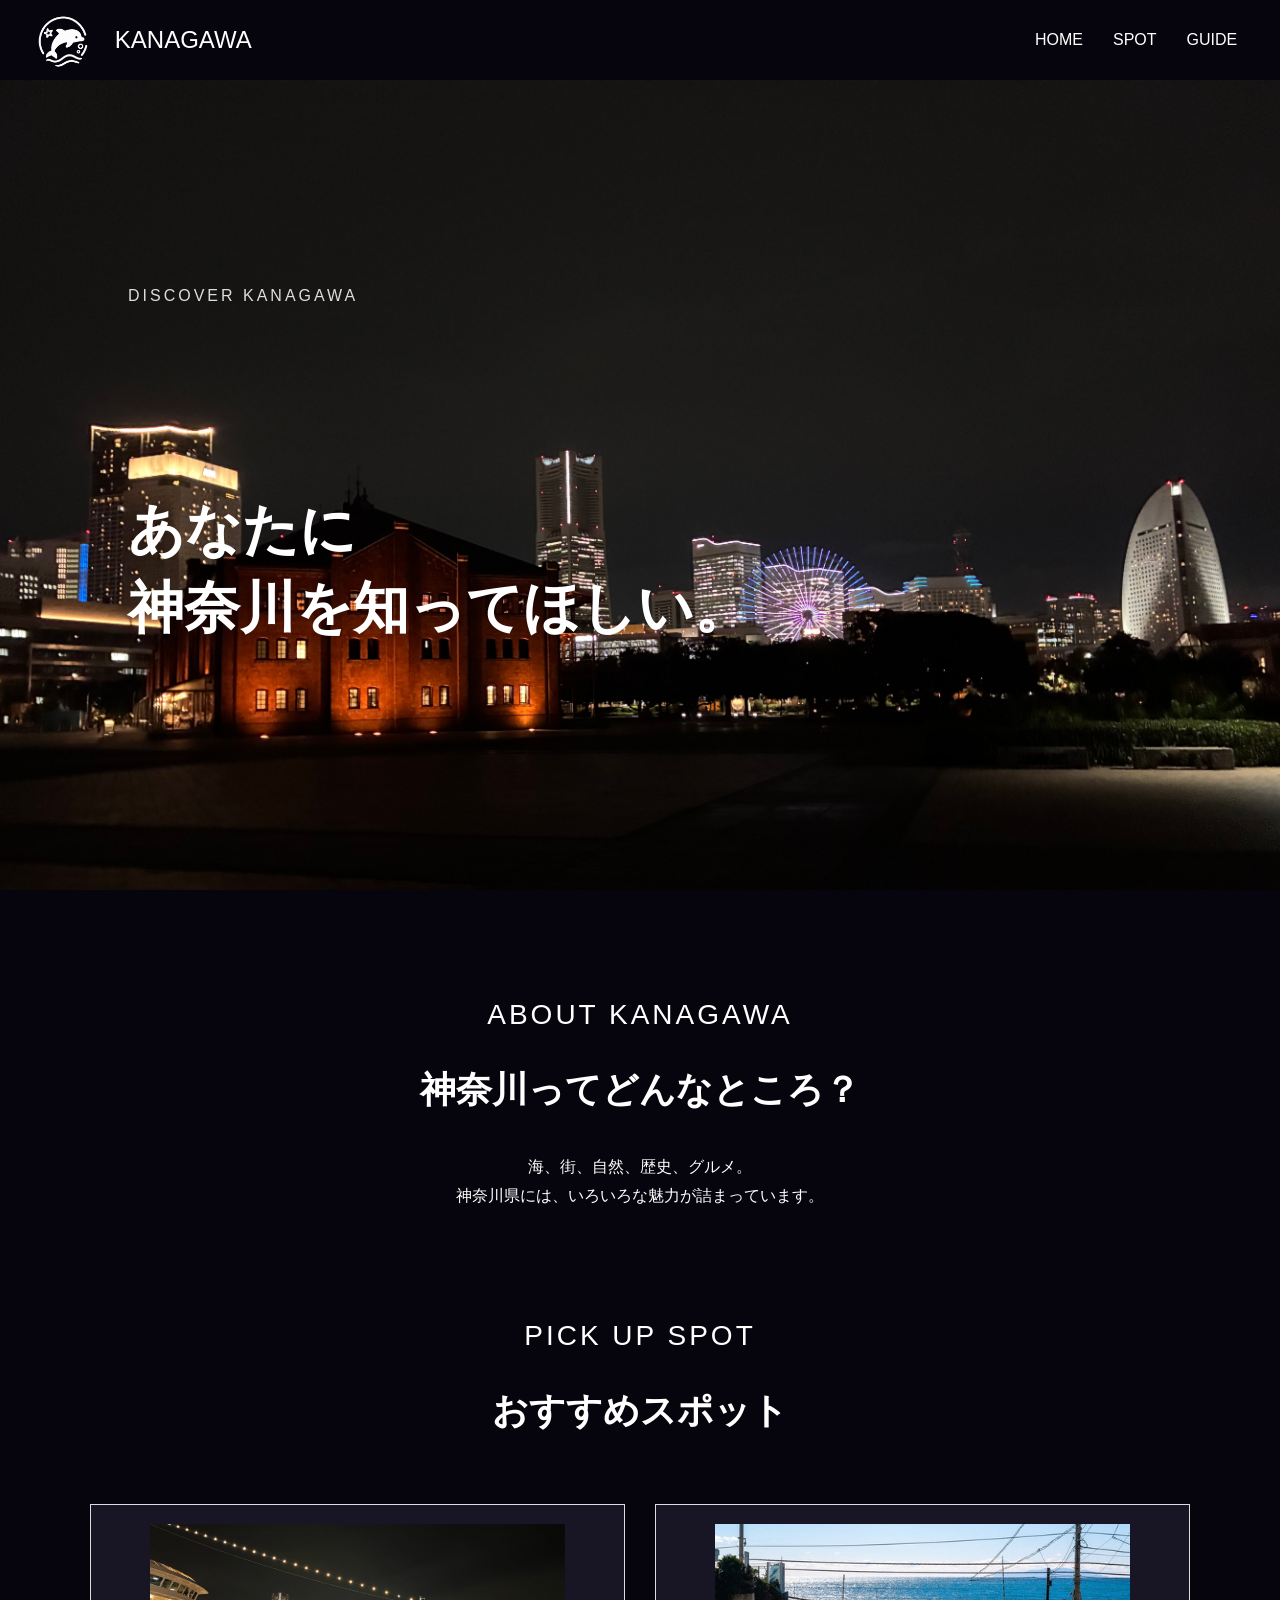
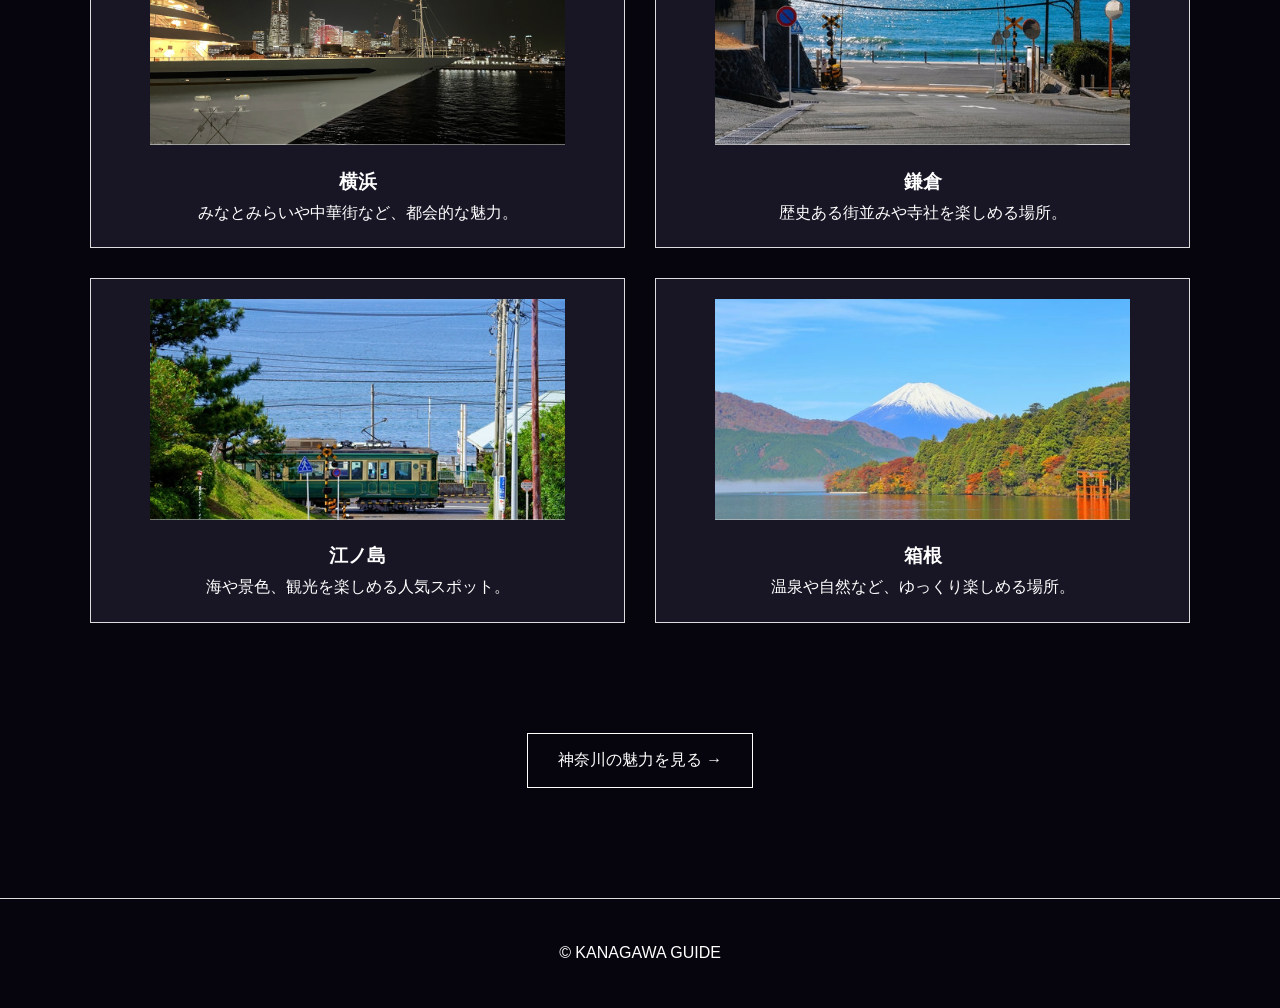
<file: index.html>
<!DOCTYPE html>
<html lang="ja">
<head>
    <meta charset="UTF-8">
    <meta name="viewport" content="width=device-width, initial-scale=1.0">
    <title>あなたに神奈川を知ってほしい</title>
    <link rel="stylesheet" href="style.css">
</head>

<body>

    <!-- ヘッダー -->
    <header class="header">
        <a href="index.html" class="logo">
            <img src="syasin/GPTsiro.png" alt="ロゴ">
            <span>KANAGAWA</span>
        </a>

        <nav class="nav">
            <a href="index.html">HOME</a>
            <a href="index.html#spot">SPOT</a>
            <a href="guide.html">GUIDE</a>
        </nav>
        
    </header>

    <!-- メインビジュアル -->
    <main>

        <section class="hero">
            <div class="hero-text">
                <p>DISCOVER KANAGAWA</p>
                <h2>あなたに<br>神奈川を知ってほしい。</h2>
                <!-- <a href="#about" class="button">神奈川を知る ↓</a> -->
            </div>
        </section>


        <!-- 神奈川について -->
        <section id="about" class="about">
            <p class="section-label">ABOUT KANAGAWA</p>

            <h2>神奈川ってどんなところ？</h2>

            <p>
                海、街、自然、歴史、グルメ。<br>
                神奈川県には、いろいろな魅力が詰まっています。
            </p>
        </section>


        <!-- おすすめスポット -->
        <section id="spot" class="spot">

            <p class="section-label">PICK UP SPOT</p>

            <h2>おすすめスポット</h2>

            <div class="spot-list">

            <a href="yokohama.html" class="spot-card">
                <div class="image-placeholder">
                <img src="syasin/IMG_9999.JPG" alt="横浜">
            </div>
                <h3>横浜</h3>
                <p>みなとみらいや中華街など、都会的な魅力。</p>
            </a>

            <a href="kamakura.html" class="spot-card">
                <div class="image-placeholder">
                <img src="syasin/Adobe Express - file.jpg" alt="鎌倉">
            </div>
                <h3>鎌倉</h3>
                <p>歴史ある街並みや寺社を楽しめる場所。</p>
            </a>


            <a href="enoshima.html" class="spot-card">
                <div class="image-placeholder">
                <img src="syasin/enosima.jpg" alt="江ノ島">
            </div>
                <h3>江ノ島</h3>
                <p>海や景色、観光を楽しめる人気スポット。</p>
            </a>


            <a href="hakone.html" class="spot-card">
                <div class="image-placeholder">
                <img src="syasin/hakone.jpg" alt="箱根">
            </div>
                <h3>箱根</h3>
                <p>温泉や自然など、ゆっくり楽しめる場所。</p>
            </a>
            
            </div>

            <a href="guide.html" class="button">神奈川の魅力を見る →</a>

        </section>

    </main>


    <!-- フッター -->
    <footer class="footer">
        <p>© KANAGAWA GUIDE</p>
    </footer>

</body>
</html>
</file>
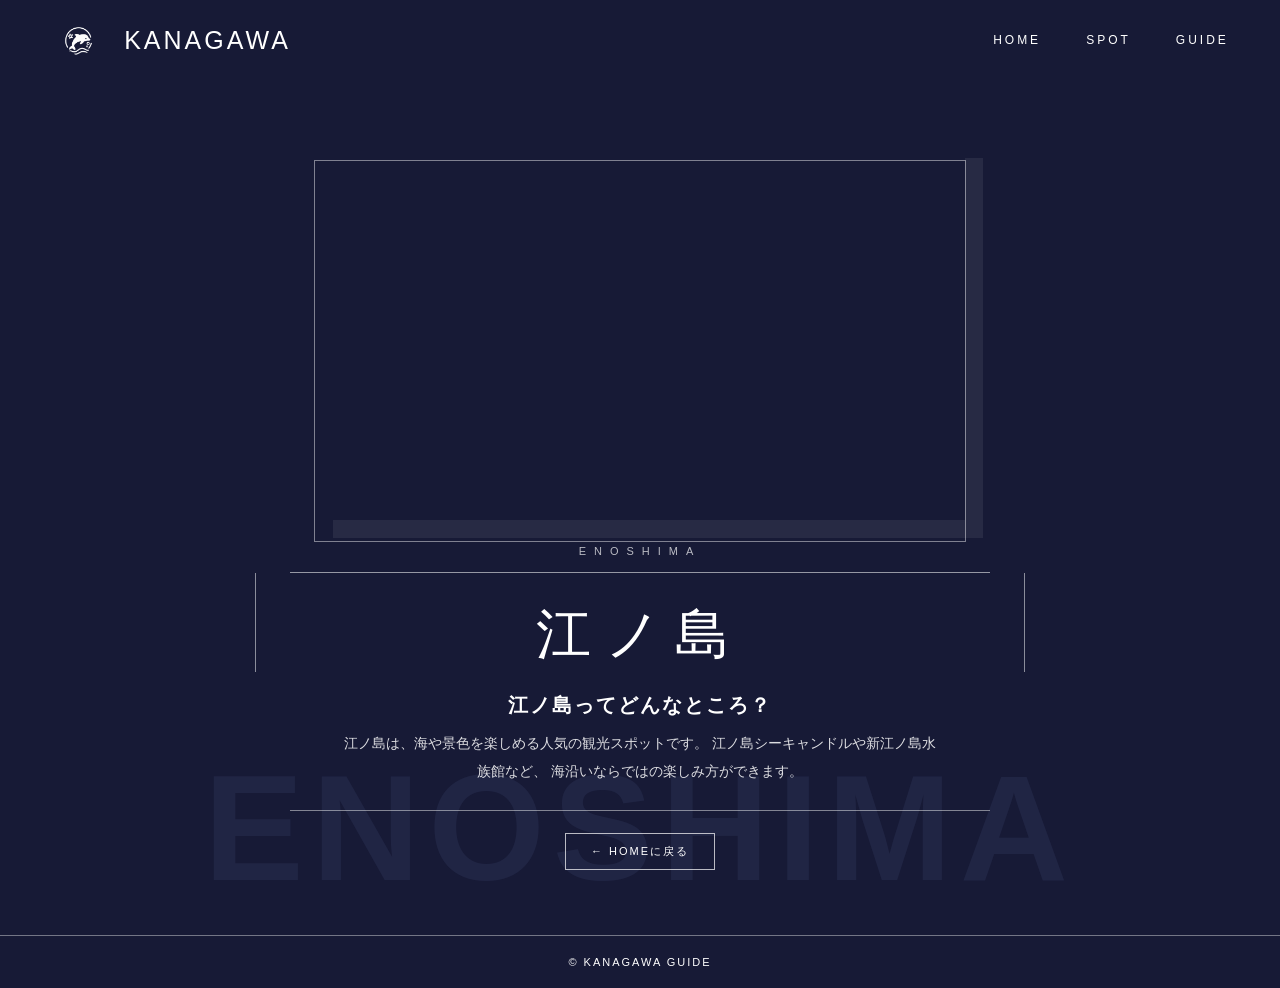
<file: enoshima.html>
<!DOCTYPE html>
<html lang="ja">
<head>
    <meta charset="UTF-8">
    <meta name="viewport" content="width=device-width, initial-scale=1.0">
    <title>江ノ島 | KANAGAWA</title>
    <link rel="stylesheet" href="enoshima.css">
</head>

<body>

<header class="header">
    <div class="logo">
        <img src="syasin/GPTsiro.png" alt="ロゴ">
        <span>KANAGAWA</span>
    </div>

    <nav class="nav">
        <a href="index.html">HOME</a>
        <a href="index.html#spot">SPOT</a>
        <a href="guide.html">GUIDE</a>
    </nav>
</header>

<main>

    <section class="detail">

        <p class="section-label">ENOSHIMA</p>

        <h1>江ノ島</h1>

        <div class="slider">
        <div class="slider-track">

            <img src="syasin/KGv7gAnwG9n14WOaEaEDdc.jpg" alt="江ノ島">
            <img src="syasin/EMu2T2c8GdDepDPiXYIflfj.jpg" alt="江ノ島">

        </div>
    </div>

        <h2>江ノ島ってどんなところ？</h2>

        <p>
            江ノ島は、海や景色を楽しめる人気の観光スポットです。
            江ノ島シーキャンドルや新江ノ島水族館など、
            海沿いならではの楽しみ方ができます。
        </p>

        <a href="index.html" class="button">← HOMEに戻る</a>

    </section>

</main>

<footer class="footer">
    <p>© KANAGAWA GUIDE</p>
</footer>

</body>
</html>
</file>
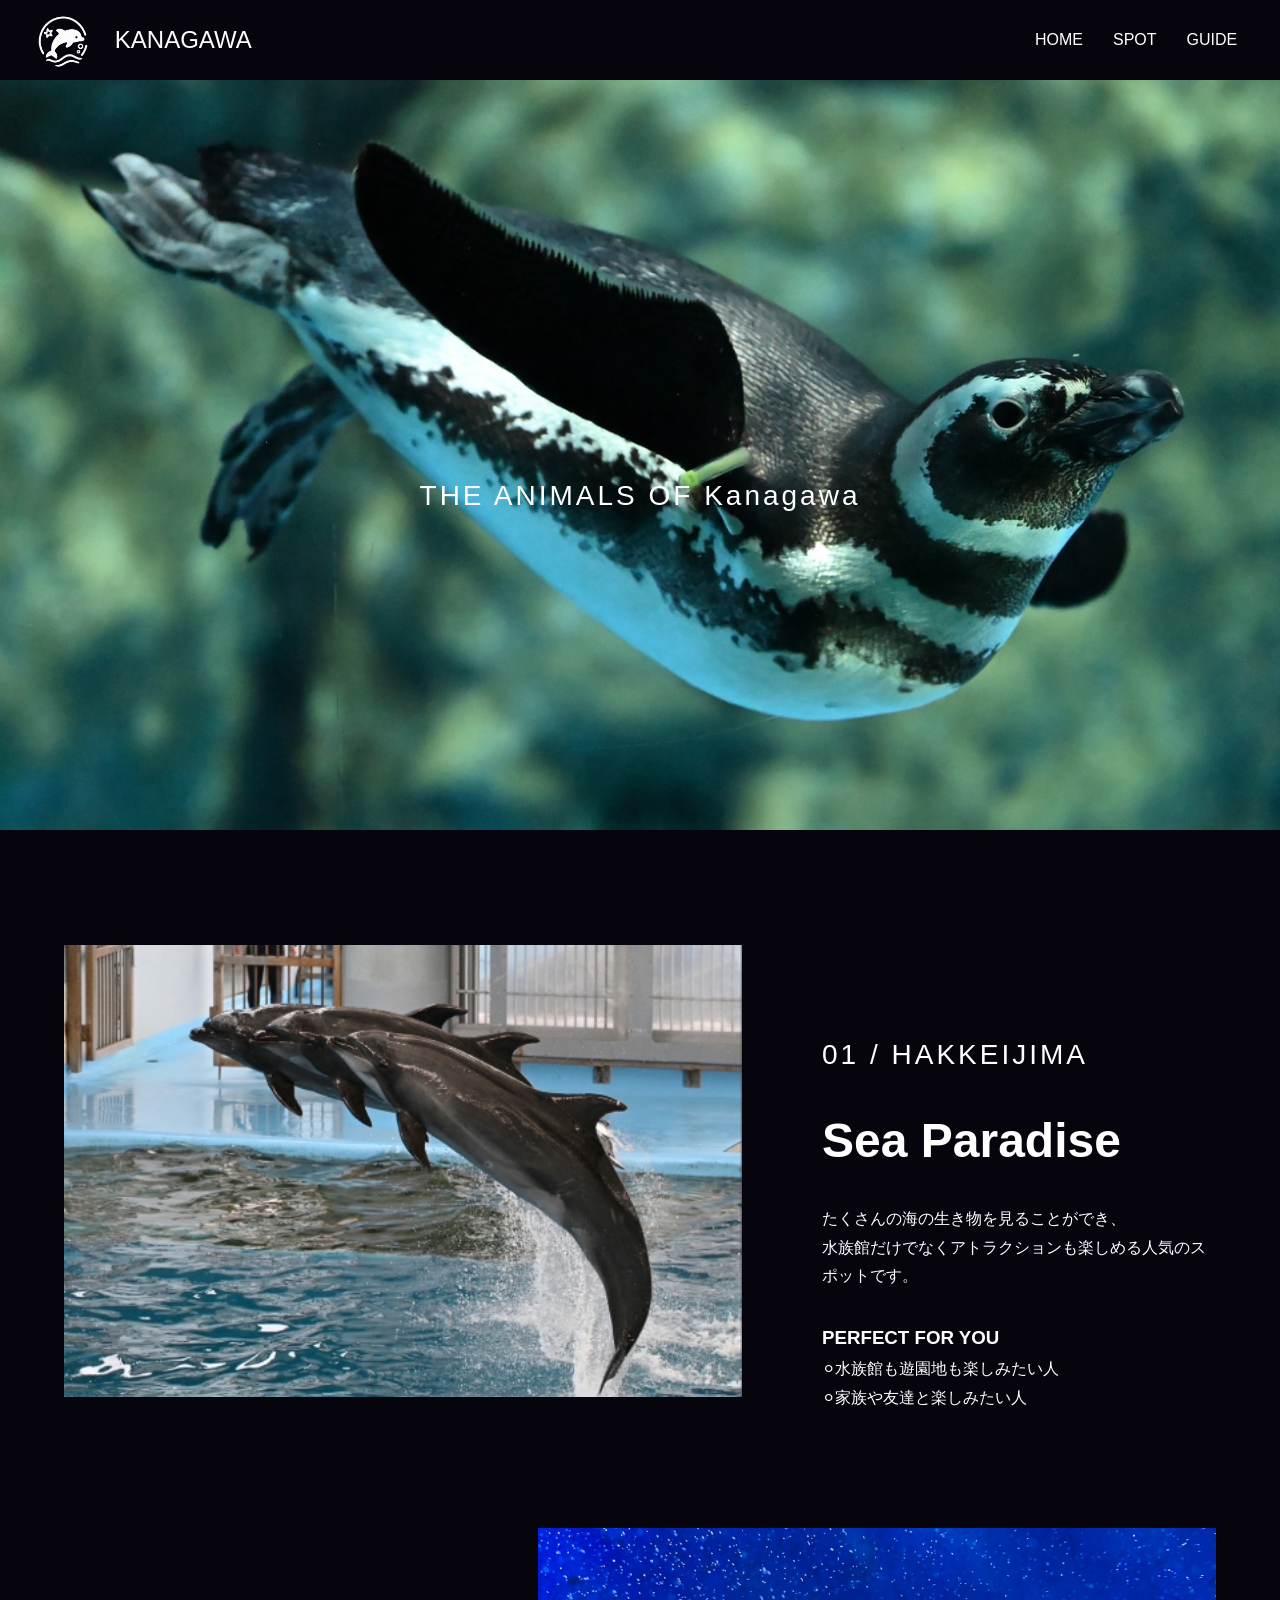
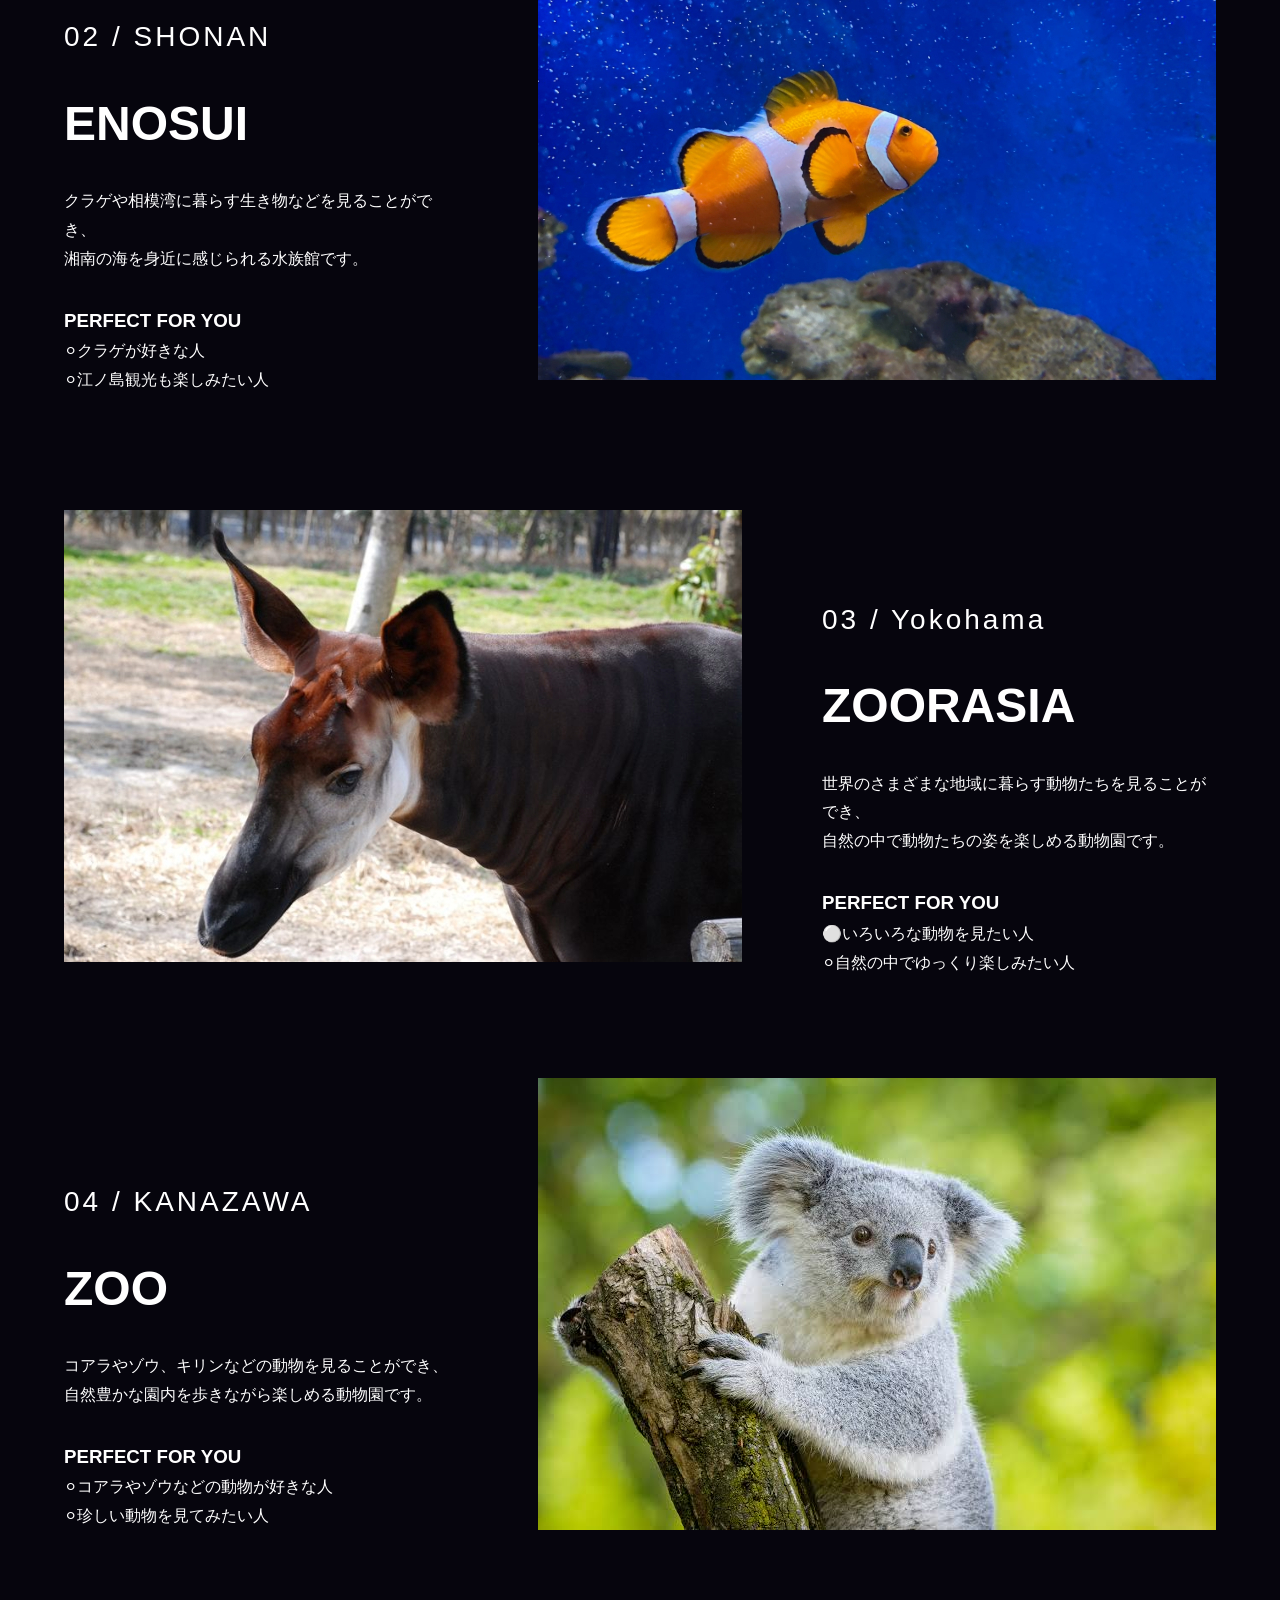
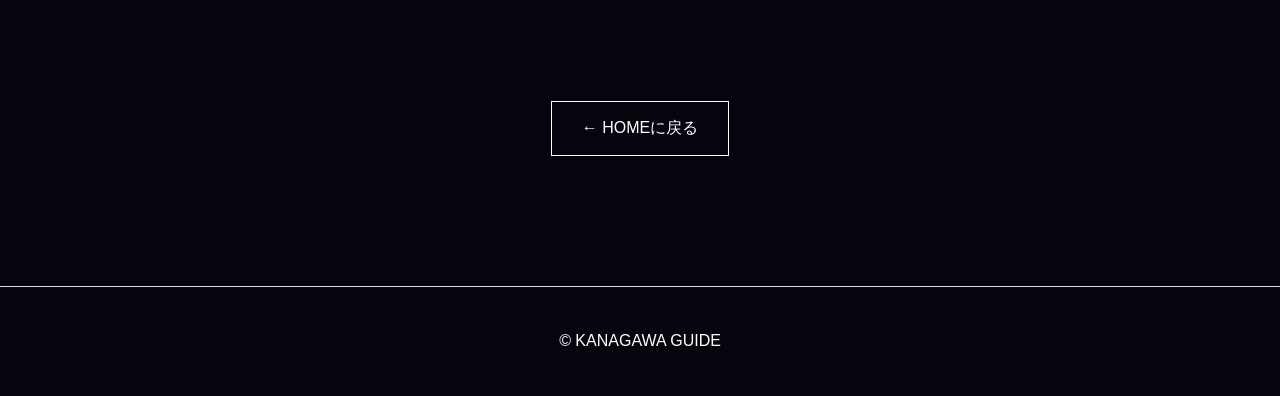
<file: guide.html>
<!DOCTYPE html>
<html lang="ja">
<head>
    <meta charset="UTF-8">
    <meta name="viewport" content="width=device-width, initial-scale=1.0">
    <title>神奈川の魅力 | KANAGAWA</title>
    <link rel="stylesheet" href="style.css">
</head>

<body>

    <!-- ヘッダー -->
    <header class="header">
        <a href="index.html" class="logo">
            <img src="syasin/GPTsiro.png" alt="ロゴ">
            <span>KANAGAWA</span>
        </a>

        <nav class="nav">
            <a href="index.html">HOME</a>
            <a href="index.html#spot">SPOT</a>
            <a href="guide.html">GUIDE</a>
        </nav>
        
    </header>


    <main>

        <!-- ページタイトル -->
        <section class="page-title">
            <p class="section-label">THE ANIMALS OF Kanagawa</p>
    
        </section>


        <!-- 海 -->
        <section class="feature">

            <div class="feature-image">
                <img src="syasin/iruka (19).jpg" alt="">
            </div>

            <div class="feature-text">
                <p class="section-label">01 / HAKKEIJIMA</p>
                <h2>Sea Paradise</h2>

                <p>
                たくさんの海の生き物を見ることができ、<br>水族館だけでなくアトラクションも楽しめる人気のスポットです。<br>
                </p>

                <p class="recommend">
                    <h3>PERFECT FOR YOU</h3>
                    ⚪︎水族館も遊園地も楽しみたい人<br>
                    ⚪︎家族や友達と楽しみたい人
                </p>
            </div>

        </section>


        <!-- 街 -->
        <section class="feature reverse">

            <div class="feature-image">
                <img src="syasin/nimo (33).jpg" alt="">
            </div>
                
            <div class="feature-text">
                <p class="section-label">02 / SHONAN</p>
                <h2>ENOSUI</h2>
                
                <p>
                クラゲや相模湾に暮らす生き物などを見ることができ、<br>湘南の海を身近に感じられる水族館です。<br>
                </p>

                <p class="recommend">
                    <h3>PERFECT FOR YOU</h3>
                    ⚪︎クラゲが好きな人
                    <br>⚪︎江ノ島観光も楽しみたい人
                </p>
            </div>

        </section>


        <!-- 自然 -->
        <section class="feature">

            <div class="feature-image">
                <img src="syasin/zoorasia_1.jpg" alt="">
            </div>

            <div class="feature-text">
                <p class="section-label">03 / Yokohama</p>
                <h2>ZOORASIA</h2>

                <p>
                世界のさまざまな地域に暮らす動物たちを見ることができ、<br>自然の中で動物たちの姿を楽しめる動物園です。<br>


                <p class="recommend">
                    <h3>PERFECT FOR YOU</h3>
                    ⚪いろいろな動物を見たい人
                    <br>⚪︎自然の中でゆっくり楽しみたい人
                </p>
            </div>

        </section>


        <!-- グルメ -->
        <section class="feature reverse">

            <div class="feature-image">
                <img src="syasin/koara.jpeg" alt="">
            </div>

            <div class="feature-text">
                <p class="section-label">04 / KANAZAWA</p>
                <h2>ZOO</h2>

                <p>
                コアラやゾウ、キリンなどの動物を見ることができ、<br>自然豊かな園内を歩きながら楽しめる動物園です。<br>

                </p>

                <p class="recommend">
                    <h3>PERFECT FOR YOU</h3>
                    ⚪︎コアラやゾウなどの動物が好きな人
                    <br>⚪︎珍しい動物を見てみたい人
                </p>
            </div>

        </section>


        <!-- HOMEへ戻る -->
        <section class="back-home">
            <a href="index.html" class="button">← HOMEに戻る</a>
        </section>

    </main>


    <!-- フッター -->
    <footer class="footer">
        <p>© KANAGAWA GUIDE</p>
    </footer>

</body>
</html>
</file>
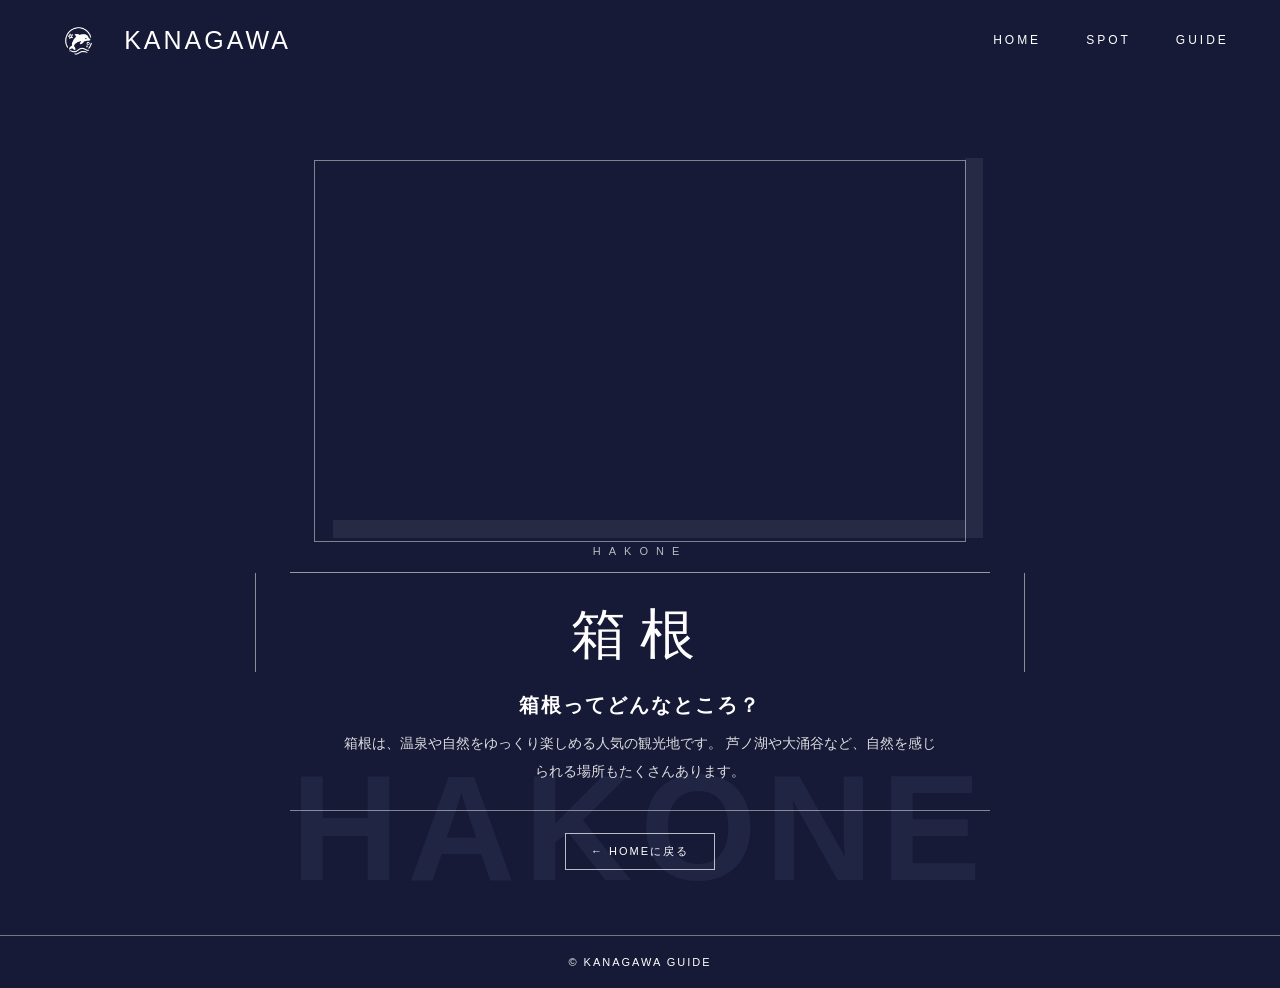
<file: hakone.html>
<!DOCTYPE html>
<html lang="ja">
<head>
    <meta charset="UTF-8">
    <meta name="viewport" content="width=device-width, initial-scale=1.0">
    <title>箱根 | KANAGAWA</title>
    <link rel="stylesheet" href="hakone.css">
</head>

<body>

<header class="header">
    <div class="logo">
        <img src="syasin/GPTsiro.png" alt="ロゴ">
        <span>KANAGAWA</span>
    </div>

    <nav class="nav">
        <a href="index.html">HOME</a>
        <a href="index.html#spot">SPOT</a>
        <a href="guide.html">GUIDE</a>
    </nav>
</header>

<main>

    <section class="detail">
        <p class="section-label">HAKONE</p>

        <h1>箱根</h1>

        <div class="slider">
        <div class="slider-track">

            <img src="syasin/4786c6727cee288c4_t.jpeg" alt="箱根">
            <img src="syasin/360_F5OTWgaiVZE7mzbQt1QJ.jpg" alt="箱根">

        </div>
    </div>

        <h2>箱根ってどんなところ？</h2>

        <p>
            箱根は、温泉や自然をゆっくり楽しめる人気の観光地です。
            芦ノ湖や大涌谷など、自然を感じられる場所もたくさんあります。
        </p>

        <a href="index.html" class="button">← HOMEに戻る</a>
    </section>

</main>

<footer class="footer">
    <p>© KANAGAWA GUIDE</p>
</footer>

</body>
</html>
</file>
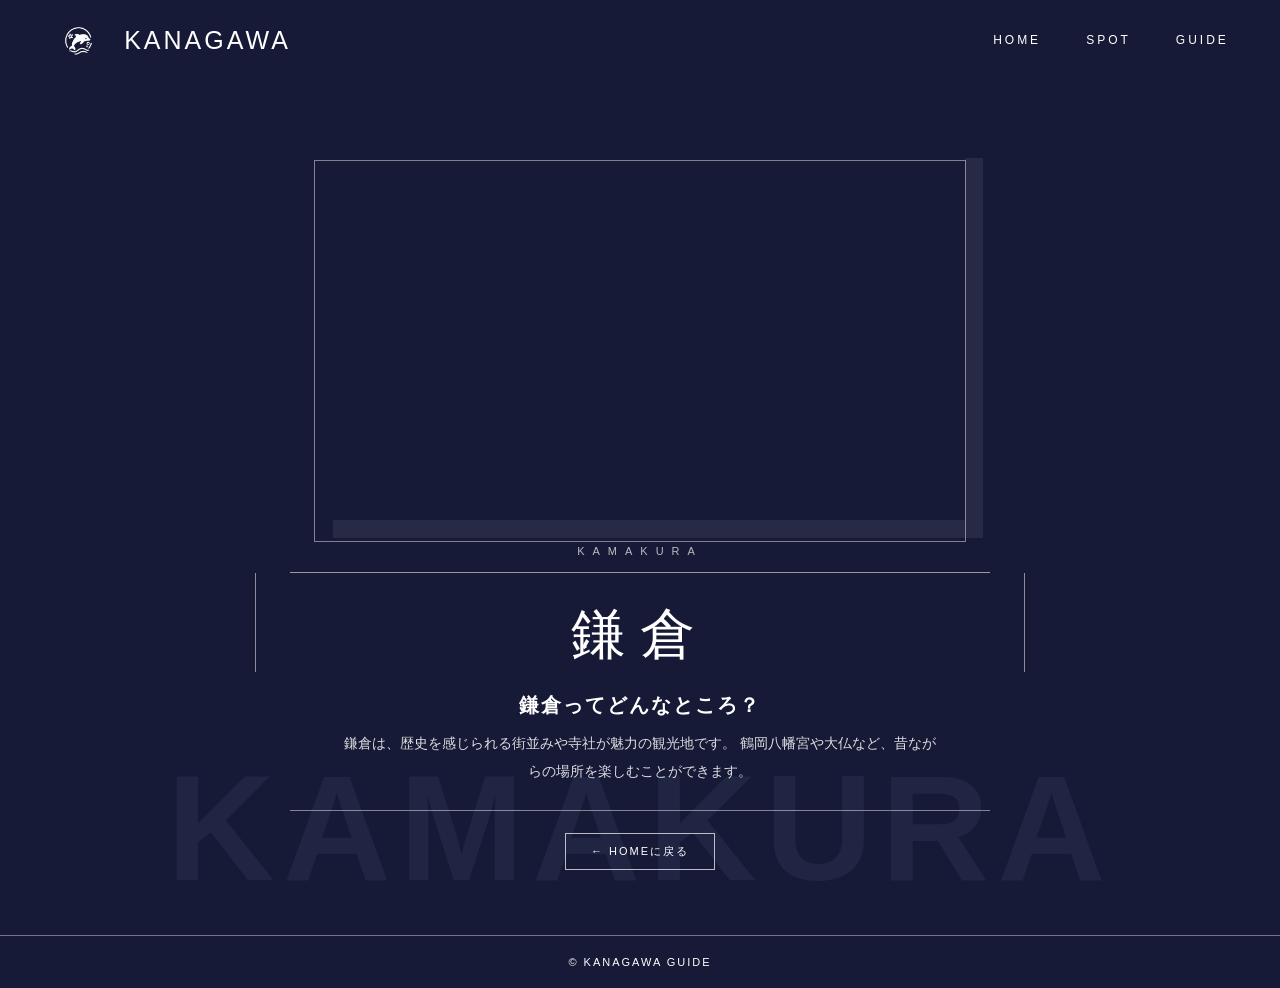
<file: kamakura.html>
<!DOCTYPE html>
<html lang="ja">
<head>
    <meta charset="UTF-8">
    <meta name="viewport" content="width=device-width, initial-scale=1.0">
    <title>鎌倉 | KANAGAWA</title>
    <link rel="stylesheet" href="kamakura.css">
</head>

<body>

<header class="header">
    <div class="logo">
        <img src="syasin/GPTsiro.png" alt="ロゴ">
        <span>KANAGAWA</span>
    </div>

    <nav class="nav">
        <a href="index.html">HOME</a>
        <a href="index.html#spot">SPOT</a>
        <a href="guide.html">GUIDE</a>
    </nav>
</header>

<main>

    <section class="detail">
        <p class="section-label">KAMAKURA</p>

        <h1>鎌倉</h1>

        <div class="slider">
        <div class="slider-track">

            <img src="syasin/za1VonJ0yb8yNkD1RD9.jpg" alt="鎌倉">
            <img src="syasin/c194ef11_t.jpeg" alt="鎌倉">

        </div>
        </div>
        
        <h2>鎌倉ってどんなところ？</h2>

        <p>
            鎌倉は、歴史を感じられる街並みや寺社が魅力の観光地です。
            鶴岡八幡宮や大仏など、昔ながらの場所を楽しむことができます。
        </p>

        <a href="index.html" class="button">← HOMEに戻る</a>
    </section>

</main>

<footer class="footer">
    <p>© KANAGAWA GUIDE</p>
</footer>

</body>
</html>
</file>
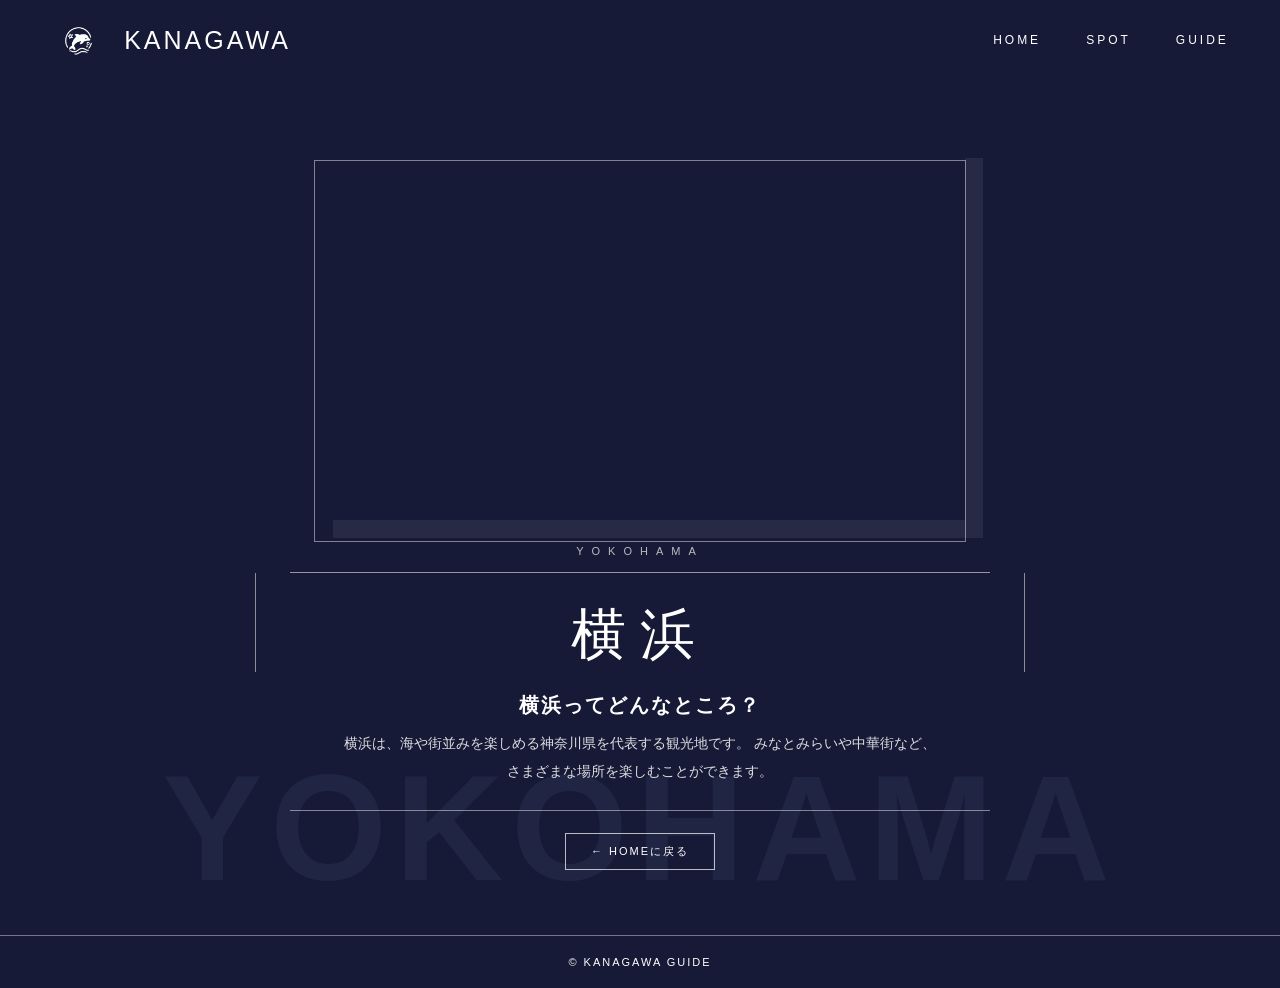
<file: yokohama.html>
<!DOCTYPE html>
<html lang="ja">
<head>
    <meta charset="UTF-8">
    <meta name="viewport" content="width=device-width, initial-scale=1.0">
    <title>横浜 | KANAGAWA</title>
    <link rel="stylesheet" href="yokohama.css">
</head>

<body>

<header class="header">
    <div class="logo">
        <img src="syasin/GPTsiro.png" alt="ロゴ">
        <span>KANAGAWA</span>
    </div>

    <nav class="nav">
        <a href="index.html">HOME</a>
        <a href="index.html#spot">SPOT</a>
        <a href="guide.html">GUIDE</a>
    </nav>
</header>

<main>

    <section class="detail">
        <p class="section-label">YOKOHAMA</p>

        <h1>横浜</h1>

       <div class="slider">
    <div class="slider-track">

        <img src="syasin/10.Nightview_TO_1_TP_V.jpg" alt="横浜">
        <img src="syasin/iinene.jpg" alt="横浜">

    </div>
</div>

        <h2>横浜ってどんなところ？</h2>

        <p>
            横浜は、海や街並みを楽しめる神奈川県を代表する観光地です。
            みなとみらいや中華街など、さまざまな場所を楽しむことができます。
        </p>

        <a href="index.html" class="button">← HOMEに戻る</a>
    </section>

</main>

<footer class="footer">
    <p>© KANAGAWA GUIDE</p>
</footer>

</body>
</html>
</file>
<file: style.css>
/* 全体 */
* {
    /* box-sizing: border-box; */
    margin: 0;
    color: #fff;
}

body {
    font-family: Arial, "Noto Sans JP", sans-serif;
    color: #000000;
    /* background: #28282c; */
    line-height: 1.8;
    background-color: rgb(6, 5, 13);
    overflow-x: hidden;
}


/* ヘッダー */
.header {
    height: 80px;
    padding: 0 1%;
    display: flex;
    justify-content: space-between;
    align-items: center;
}

a {
    text-decoration: none;
}

.logo {
    display: flex;
    align-items: center;
    gap: 2px;
    font-size: 24px;
    
}

.logo img {
    width: 100px;
    height: 100px;
    object-fit: contain;
}

.nav {
    display: flex;
    gap: 30px;
    margin-left: auto;
    margin-right: 30px;
}

.nav a {
    color: #fff;
    text-decoration: none;
}


/* メインビジュアル */
.hero {
    min-height: 650px;
    display: flex;
    align-items: center;
    padding: 80px 10%;
    background: #ffffff;

    background-image: url("syasin/minatomirai.jpg");
    background-size: cover;
    background-position: center;
}


.hero-text p {
    letter-spacing: 3px;
    color: #ddd;
}

.hero h2 {
    font-size: 56px;
    line-height: 1.4;
    margin: 20px 0 40px;
    color: #ffffff;
    padding-top: 160px;
}


/* ボタン */
/* .button {
    display: inline-block;
    padding: 12px 30px;
    border: 1px solid #ffffff;
    color: #ffffff;
    text-decoration: none;
}
 */

.button {
    position: relative;
    top: -30px;
    display: inline-block;
    padding: 12px 30px;
    border: 1px solid #ffffff;
    color: #ffffff;
    text-decoration: none;
    margin-bottom: 80px;
    margin-top: 80px;
}

/* 共通セクション */
.about,
.spot {
    /* padding: 120px 10%; */
    text-align: center;
}

.section-label {
    letter-spacing: 3px;
    margin-bottom: 18px;
    color: #fff;
    font-size: 28px;
    padding-top: 100px;
}

.about h2,
.spot h2 {
    font-size: 36px;
    margin-bottom: 30px;
}


/* スポット */
.spot-list {
    max-width: 1100px;
    margin: 60px auto;
    display: grid;
    grid-template-columns: repeat(2, 1fr);
    gap: 30px;
}

.spot-card {
    
    border: 1px solid #ddd;
    padding: 20px;
    background-color: #181625;
}

.image-placeholder {
    height: 220px;
    display: flex;
    justify-content: center;
    align-items: center;
    margin-bottom: 20px;

}


/* 2ページ目タイトル */
.page-title {
    display: flex;
    justify-content: center; 
    align-items: center;   
    height: 450px;         
    padding: 150px 10%;
    text-align: center;
    background: #e8f7fa;
    background-repeat: no-repeat;
    background-image: url("syasin/pengin.JPG");
    object-fit: cover;

    background-position:  center;
    background-size: cover;
}

.guide-imags {
    width: 80%;
    max-width: 1000px;
    height: 400px;
    margin: 50px auto 0;
    overflow: hidden;
}

.guide-imags img{
    width: 100%;
    height: 100%;
    object-fit: cover;
    display: block;
}

.page-title h2 {
    font-size: 48px;
    margin: 20px 0;
    color: #cb0c0c;
}


/* 魅力紹介 */
.feature {
    max-width: 1200px;
    margin: 100px auto;
    padding: 0 5%;

    display: flex;
    align-items: center;
    gap: 80px;
}

.feature.reverse {
    flex-direction: row-reverse;
}

.feature-image {
    height: 400px;
    background: #dceff2;

    display: flex;
    justify-content: center;
    align-items: center;
}

.feature-text {
    width: 50%;
}

.feature-text h2 {
    font-size: 48px;
    margin-bottom: 20px;
}

.recommend {
    margin-top: 30px;
}


/* HOMEへ */
.back-home {
    padding: 20px;
    text-align: center;

}


/* フッター */
.footer {
    padding: 40px;
    text-align: center;
    border-top: 1px solid #ddd;
}


/* スマホ */
@media (max-width: 768px) {

    .header {
        height: auto;
        padding: 20px;
        flex-direction: column;
        gap: 15px;
    }

.hero {
    min-height: 650px;
    display: flex;
    align-items: center;
    padding: 80px 10%;

    background-image: url("syasin/minatomirai.jpg");
    background-size: cover;
    background-position: center;
}

    .hero h2 {
        font-size: 38px;
    }

    .spot-list {
        grid-template-columns: 1fr;
    }

    .feature,
    .feature.reverse {
        flex-direction: column;
        gap: 30px;
    }

    .feature-image,
    .feature-text {
        width: 100%;
    }

    .page-title h2 {
        font-size: 36px;
    }
}

.image-placeholder img{
    transition: transform 0.3s ease;
}
.image-placeholder:hover img {
    transform: scale(1.05);
}
</file>
<file: enoshima.css>
/* =========================
   全体
========================= */

* {
    box-sizing: border-box;
    margin: 0;
    padding: 0;
}

body {
    font-family: Arial, "Noto Sans JP", sans-serif;
    background: #171a36;
    color: #fff;
    min-height: 100vh;
    overflow-x: hidden;
}


/* =========================
   ヘッダー
========================= */

.header {
    height: 80px;
    padding: 0 4%;

    display: flex;
    justify-content: space-between;
    align-items: center;

    position: relative;
    z-index: 10;
}

.logo {
    display: flex;
    align-items: center;
    gap: 18px;
}

.logo img {
    width: 55px;
    height: 55px;
    object-fit: contain;
}

.logo span {
    font-size: 25px;
    letter-spacing: 3px;
    font-weight: 500;
}

.nav {
    display: flex;
    gap: 45px;
}

.nav a {
    color: #fff;
    text-decoration: none;

    font-size: 12px;
    letter-spacing: 3px;

    transition: 0.3s;
}

.nav a:hover {
    opacity: 0.5;
}


/* =========================
   メイン
========================= */

main {
    position: relative;
    overflow: hidden;
    padding-bottom: 30px;
}


/* 背景の大きな文字 */

main::before {
    content: "ENOSHIMA";

    position: absolute;
    left: 50%;
    bottom: -15px;

    transform: translateX(-50%);

    font-size: 150px;
    font-weight: bold;
    letter-spacing: 8px;

    color: rgba(120, 140, 200, 0.10);

    white-space: nowrap;

    z-index: 0;
}


/* =========================
   詳細ページ
========================= */

.detail {
    width: 90%;
    max-width: 1100px;

    margin: 35px auto 0;

    position: relative;
    z-index: 2;

    display: flex;
    flex-direction: column;
    align-items: center;
}


/* =========================
   画像
========================= */

.detail img {
    width: 650px;
    height: 380px;

    object-fit: cover;

    display: block;

    margin: 25px auto 0;

    position: relative;
    z-index: 2;

    /* 写真の影 */
    box-shadow: 18px 18px 0 rgba(255, 255, 255, 0.07);
}


/* 写真の後ろの四角い装飾 */

.detail::after {
    content: "";

    position: absolute;

    width: 650px;
    height: 380px;

    top: 45px;
    left: 50%;

    transform: translateX(-50%);

    border: 1px solid rgba(255, 255, 255, 0.45);

    z-index: 1;
}


/* =========================
   YOKOHAMA
========================= */

.section-label {
    order: 2;

    margin-top: 25px;

    font-size: 11px;
    letter-spacing: 8px;

    opacity: 0.7;
}


/* =========================
   文字エリア
========================= */

/*
   h1〜buttonをまとめているように
   見せるための枠
*/

.detail h1,
.detail h2,
.detail > p:not(.section-label),
.detail .button {

    position: relative;
}


/* 横浜 */

.detail h1 {
    order: 3;

    font-size: 55px;
    font-weight: 500;

    letter-spacing: 14px;

    margin-top: 15px;

    /* 文字の後ろに枠を作る */
    width: 700px;

    text-align: center;

    padding-top: 25px;

    border-top: 1px solid rgba(255, 255, 255, 0.55);
}


/* =========================
   説明タイトル
========================= */

.detail h2 {
    order: 4;

    width: 700px;

    text-align: center;

    font-size: 20px;
    letter-spacing: 2px;

    margin-top: 0;

    padding: 20px 20px 10px;
}


/* =========================
   説明文
========================= */

.detail > p:not(.section-label) {
    order: 5;

    width: 700px;

    text-align: center;

    font-size: 14px;

    line-height: 2;

    padding: 0 50px 25px;

    opacity: 0.85;

    border-bottom: 1px solid rgba(255, 255, 255, 0.55);
}


/* =========================
   HOMEボタン
========================= */

.button {
    order: 6;

    margin-top: 22px;

    padding: 10px 25px;

    border: 1px solid rgba(255, 255, 255, 0.7);

    color: #fff;
    text-decoration: none;

    font-size: 11px;
    letter-spacing: 2px;

    transition: 0.3s;
}

.button:hover {
    background: #fff;
    color: #171a36;
}


/* =========================
   文字部分を囲む装飾
========================= */

/*
   h1〜説明文を囲んでいるように
   見える左右のライン
*/

.detail h1::before {
    content: "";

    position: absolute;

    left: -35px;
    top: 0;

    width: 1px;
    height: 100%;

    background: rgba(255, 255, 255, 0.5);
}

.detail h1::after {
    content: "";

    position: absolute;

    right: -35px;
    top: 0;

    width: 1px;
    height: 100%;

    background: rgba(255, 255, 255, 0.5);
}


/* =========================
   フッター
========================= */

.footer {
    border-top: 1px solid rgba(255, 255, 255, 0.4);

    text-align: center;

    padding: 20px;

    margin-top: 35px;

    font-size: 11px;
    letter-spacing: 2px;
}

/* =========================
   画像スライダー
========================= */

.slider {
    width: 650px;
    height: 380px;

    overflow: hidden;

    margin: 25px auto 0;

    position: relative;
    z-index: 2;

    box-shadow: 18px 18px 0 rgba(255, 255, 255, 0.07);
}

.slider-track {
    width: 100%;
    height: 100%;

    position: relative;
}

.slider-track img {
    width: 100%;
    height: 100%;

    object-fit: cover;

    position: absolute;
    top: 0;
    left: 0;

    opacity: 0;

    animation: fade 8s infinite;
}

/* 1枚目 */
.slider-track img:first-child {
    animation-delay: 0s;
}

/* 2枚目 */
.slider-track img:last-child {
    animation-delay: 4s;
}


/* =========================
   ふわっと切り替える
========================= */

@keyframes fade {

    0% {
        opacity: 0;
    }

    10% {
        opacity: 1;
    }

    45% {
        opacity: 1;
    }

    55% {
        opacity: 0;
    }

    100% {
        opacity: 0;
    }
}

/* =========================
   スマホ
========================= */

@media (max-width: 800px) {

    .header {
        padding: 0 5%;
    }

    .logo img {
        width: 45px;
        height: 45px;
    }

    .logo span {
        font-size: 19px;
    }

    .nav {
        gap: 15px;
    }

    .nav a {
        font-size: 9px;
        letter-spacing: 1px;
    }


    /* 画像 */

    .detail img {
        width: 90%;
        height: 270px;

        margin-top: 20px;
    }

    .detail::after {
        width: 90%;
        height: 270px;

        top: 40px;
    }


    /* タイトル */

    .detail h1 {
        width: 90%;

        font-size: 42px;

        letter-spacing: 10px;
    }


    .detail h2 {
        width: 90%;

        font-size: 17px;
    }


    .detail > p:not(.section-label) {
        width: 90%;

        padding: 0 15px 20px;

        font-size: 13px;
    }


    /* 背景文字 */

    main::before {
        font-size: 65px;
        bottom: 10px;
    }


    .footer {
        margin-top: 25px;
    }
}
</file>
<file: hakone.css>
/* =========================
   全体
========================= */

* {
    box-sizing: border-box;
    margin: 0;
    padding: 0;
}

body {
    font-family: Arial, "Noto Sans JP", sans-serif;
    background: #171a36;
    color: #fff;
    min-height: 100vh;
    overflow-x: hidden;
}


/* =========================
   ヘッダー
========================= */

.header {
    height: 80px;
    padding: 0 4%;

    display: flex;
    justify-content: space-between;
    align-items: center;

    position: relative;
    z-index: 10;
}

.logo {
    display: flex;
    align-items: center;
    gap: 18px;
}

.logo img {
    width: 55px;
    height: 55px;
    object-fit: contain;
}

.logo span {
    font-size: 25px;
    letter-spacing: 3px;
    font-weight: 500;
}

.nav {
    display: flex;
    gap: 45px;
}

.nav a {
    color: #fff;
    text-decoration: none;

    font-size: 12px;
    letter-spacing: 3px;

    transition: 0.3s;
}

.nav a:hover {
    opacity: 0.5;
}


/* =========================
   メイン
========================= */

main {
    position: relative;
    overflow: hidden;
    padding-bottom: 30px;
}


/* 背景の大きな文字 */

main::before {
    content: "HAKONE";

    position: absolute;
    left: 50%;
    bottom: -15px;

    transform: translateX(-50%);

    font-size: 150px;
    font-weight: bold;
    letter-spacing: 8px;

    color: rgba(120, 140, 200, 0.10);

    white-space: nowrap;

    z-index: 0;
}


/* =========================
   詳細ページ
========================= */

.detail {
    width: 90%;
    max-width: 1100px;

    margin: 35px auto 0;

    position: relative;
    z-index: 2;

    display: flex;
    flex-direction: column;
    align-items: center;
}


/* =========================
   画像
========================= */

.detail img {
    width: 650px;
    height: 380px;

    object-fit: cover;

    display: block;

    margin: 25px auto 0;

    position: relative;
    z-index: 2;

    /* 写真の影 */
    box-shadow: 18px 18px 0 rgba(255, 255, 255, 0.07);
}


/* 写真の後ろの四角い装飾 */

.detail::after {
    content: "";

    position: absolute;

    width: 650px;
    height: 380px;

    top: 45px;
    left: 50%;

    transform: translateX(-50%);

    border: 1px solid rgba(255, 255, 255, 0.45);

    z-index: 1;
}


/* =========================
   YOKOHAMA
========================= */

.section-label {
    order: 2;

    margin-top: 25px;

    font-size: 11px;
    letter-spacing: 8px;

    opacity: 0.7;
}


/* =========================
   文字エリア
========================= */

/*
   h1〜buttonをまとめているように
   見せるための枠
*/

.detail h1,
.detail h2,
.detail > p:not(.section-label),
.detail .button {

    position: relative;
}


/* 横浜 */

.detail h1 {
    order: 3;

    font-size: 55px;
    font-weight: 500;

    letter-spacing: 14px;

    margin-top: 15px;

    /* 文字の後ろに枠を作る */
    width: 700px;

    text-align: center;

    padding-top: 25px;

    border-top: 1px solid rgba(255, 255, 255, 0.55);
}


/* =========================
   説明タイトル
========================= */

.detail h2 {
    order: 4;

    width: 700px;

    text-align: center;

    font-size: 20px;
    letter-spacing: 2px;

    margin-top: 0;

    padding: 20px 20px 10px;
}


/* =========================
   説明文
========================= */

.detail > p:not(.section-label) {
    order: 5;

    width: 700px;

    text-align: center;

    font-size: 14px;

    line-height: 2;

    padding: 0 50px 25px;

    opacity: 0.85;

    border-bottom: 1px solid rgba(255, 255, 255, 0.55);
}


/* =========================
   HOMEボタン
========================= */

.button {
    order: 6;

    margin-top: 22px;

    padding: 10px 25px;

    border: 1px solid rgba(255, 255, 255, 0.7);

    color: #fff;
    text-decoration: none;

    font-size: 11px;
    letter-spacing: 2px;

    transition: 0.3s;
}

.button:hover {
    background: #fff;
    color: #171a36;
}


/* =========================
   文字部分を囲む装飾
========================= */

/*
   h1〜説明文を囲んでいるように
   見える左右のライン
*/

.detail h1::before {
    content: "";

    position: absolute;

    left: -35px;
    top: 0;

    width: 1px;
    height: 100%;

    background: rgba(255, 255, 255, 0.5);
}

.detail h1::after {
    content: "";

    position: absolute;

    right: -35px;
    top: 0;

    width: 1px;
    height: 100%;

    background: rgba(255, 255, 255, 0.5);
}


/* =========================
   フッター
========================= */

.footer {
    border-top: 1px solid rgba(255, 255, 255, 0.4);

    text-align: center;

    padding: 20px;

    margin-top: 35px;

    font-size: 11px;
    letter-spacing: 2px;
}

/* =========================
   画像スライダー
========================= */

.slider {
    width: 650px;
    height: 380px;

    overflow: hidden;

    margin: 25px auto 0;

    position: relative;
    z-index: 2;

    box-shadow: 18px 18px 0 rgba(255, 255, 255, 0.07);
}

.slider-track {
    width: 100%;
    height: 100%;

    position: relative;
}

.slider-track img {
    width: 100%;
    height: 100%;

    object-fit: cover;

    position: absolute;
    top: 0;
    left: 0;

    opacity: 0;

    animation: fade 8s infinite;
}

/* 1枚目 */
.slider-track img:first-child {
    animation-delay: 0s;
}

/* 2枚目 */
.slider-track img:last-child {
    animation-delay: 4s;
}


/* =========================
   ふわっと切り替える
========================= */

@keyframes fade {

    0% {
        opacity: 0;
    }

    10% {
        opacity: 1;
    }

    45% {
        opacity: 1;
    }

    55% {
        opacity: 0;
    }

    100% {
        opacity: 0;
    }
}

/* =========================
   スマホ
========================= */

@media (max-width: 800px) {

    .header {
        padding: 0 5%;
    }

    .logo img {
        width: 45px;
        height: 45px;
    }

    .logo span {
        font-size: 19px;
    }

    .nav {
        gap: 15px;
    }

    .nav a {
        font-size: 9px;
        letter-spacing: 1px;
    }


    /* 画像 */

    .detail img {
        width: 90%;
        height: 270px;

        margin-top: 20px;
    }

    .detail::after {
        width: 90%;
        height: 270px;

        top: 40px;
    }


    /* タイトル */

    .detail h1 {
        width: 90%;

        font-size: 42px;

        letter-spacing: 10px;
    }


    .detail h2 {
        width: 90%;

        font-size: 17px;
    }


    .detail > p:not(.section-label) {
        width: 90%;

        padding: 0 15px 20px;

        font-size: 13px;
    }


    /* 背景文字 */

    main::before {
        font-size: 65px;
        bottom: 10px;
    }


    .footer {
        margin-top: 25px;
    }
}
</file>
<file: kamakura.css>
/* =========================
   全体
========================= */

* {
    box-sizing: border-box;
    margin: 0;
    padding: 0;
}

body {
    font-family: Arial, "Noto Sans JP", sans-serif;
    background: #171a36;
    color: #fff;
    min-height: 100vh;
    overflow-x: hidden;
}


/* =========================
   ヘッダー
========================= */

.header {
    height: 80px;
    padding: 0 4%;

    display: flex;
    justify-content: space-between;
    align-items: center;

    position: relative;
    z-index: 10;
}

.logo {
    display: flex;
    align-items: center;
    gap: 18px;
}

.logo img {
    width: 55px;
    height: 55px;
    object-fit: contain;
}

.logo span {
    font-size: 25px;
    letter-spacing: 3px;
    font-weight: 500;
}

.nav {
    display: flex;
    gap: 45px;
}

.nav a {
    color: #fff;
    text-decoration: none;

    font-size: 12px;
    letter-spacing: 3px;

    transition: 0.3s;
}

.nav a:hover {
    opacity: 0.5;
}


/* =========================
   メイン
========================= */

main {
    position: relative;
    overflow: hidden;
    padding-bottom: 30px;
}


/* 背景の大きな文字 */

main::before {
    content: "KAMAKURA";

    position: absolute;
    left: 50%;
    bottom: -15px;

    transform: translateX(-50%);

    font-size: 150px;
    font-weight: bold;
    letter-spacing: 8px;

    color: rgba(120, 140, 200, 0.10);

    white-space: nowrap;

    z-index: 0;
}


/* =========================
   詳細ページ
========================= */

.detail {
    width: 90%;
    max-width: 1100px;

    margin: 35px auto 0;

    position: relative;
    z-index: 2;

    display: flex;
    flex-direction: column;
    align-items: center;
}


/* =========================
   画像
========================= */

.detail img {
    width: 650px;
    height: 380px;

    object-fit: cover;

    display: block;

    margin: 25px auto 0;

    position: relative;
    z-index: 2;

    /* 写真の影 */
    box-shadow: 18px 18px 0 rgba(255, 255, 255, 0.07);
}


/* 写真の後ろの四角い装飾 */

.detail::after {
    content: "";

    position: absolute;

    width: 650px;
    height: 380px;

    top: 45px;
    left: 50%;

    transform: translateX(-50%);

    border: 1px solid rgba(255, 255, 255, 0.45);

    z-index: 1;
}


/* =========================
   YOKOHAMA
========================= */

.section-label {
    order: 2;

    margin-top: 25px;

    font-size: 11px;
    letter-spacing: 8px;

    opacity: 0.7;
}


/* =========================
   文字エリア
========================= */

/*
   h1〜buttonをまとめているように
   見せるための枠
*/

.detail h1,
.detail h2,
.detail > p:not(.section-label),
.detail .button {

    position: relative;
}




.detail h1 {
    order: 3;

    font-size: 55px;
    font-weight: 500;

    letter-spacing: 14px;

    margin-top: 15px;

    /* 文字の後ろに枠を作る */
    width: 700px;

    text-align: center;

    padding-top: 25px;

    border-top: 1px solid rgba(255, 255, 255, 0.55);
}


/* =========================
   説明タイトル
========================= */

.detail h2 {
    order: 4;

    width: 700px;

    text-align: center;

    font-size: 20px;
    letter-spacing: 2px;

    margin-top: 0;

    padding: 20px 20px 10px;
}


/* =========================
   説明文
========================= */

.detail > p:not(.section-label) {
    order: 5;

    width: 700px;

    text-align: center;

    font-size: 14px;

    line-height: 2;

    padding: 0 50px 25px;

    opacity: 0.85;

    border-bottom: 1px solid rgba(255, 255, 255, 0.55);
}


/* =========================
   HOMEボタン
========================= */

.button {
    order: 6;

    margin-top: 22px;

    padding: 10px 25px;

    border: 1px solid rgba(255, 255, 255, 0.7);

    color: #fff;
    text-decoration: none;

    font-size: 11px;
    letter-spacing: 2px;

    transition: 0.3s;
}

.button:hover {
    background: #fff;
    color: #171a36;
}


/* =========================
   文字部分を囲む装飾
========================= */

/*
   h1〜説明文を囲んでいるように
   見える左右のライン
*/

.detail h1::before {
    content: "";

    position: absolute;

    left: -35px;
    top: 0;

    width: 1px;
    height: 100%;

    background: rgba(255, 255, 255, 0.5);
}

.detail h1::after {
    content: "";

    position: absolute;

    right: -35px;
    top: 0;

    width: 1px;
    height: 100%;

    background: rgba(255, 255, 255, 0.5);
}


/* =========================
   フッター
========================= */

.footer {
    border-top: 1px solid rgba(255, 255, 255, 0.4);

    text-align: center;

    padding: 20px;

    margin-top: 35px;

    font-size: 11px;
    letter-spacing: 2px;
}

/* =========================
   画像スライダー
========================= */

.slider {
    width: 650px;
    height: 380px;

    overflow: hidden;

    margin: 25px auto 0;

    position: relative;
    z-index: 2;

    box-shadow: 18px 18px 0 rgba(255, 255, 255, 0.07);
}

.slider-track {
    width: 100%;
    height: 100%;

    position: relative;
}

.slider-track img {
    width: 100%;
    height: 100%;

    object-fit: cover;

    position: absolute;
    top: 0;
    left: 0;

    opacity: 0;

    animation: fade 8s infinite;
}

/* 1枚目 */
.slider-track img:first-child {
    animation-delay: 0s;
}

/* 2枚目 */
.slider-track img:last-child {
    animation-delay: 4s;
}


/* =========================
   ふわっと切り替える
========================= */

@keyframes fade {

    0% {
        opacity: 0;
    }

    10% {
        opacity: 1;
    }

    45% {
        opacity: 1;
    }

    55% {
        opacity: 0;
    }

    100% {
        opacity: 0;
    }
}

/* =========================
   スマホ
========================= */

@media (max-width: 800px) {

    .header {
        padding: 0 5%;
    }

    .logo img {
        width: 45px;
        height: 45px;
    }

    .logo span {
        font-size: 19px;
    }

    .nav {
        gap: 15px;
    }

    .nav a {
        font-size: 9px;
        letter-spacing: 1px;
    }


    /* 画像 */

    .detail img {
        width: 90%;
        height: 270px;

        margin-top: 20px;
    }

    .detail::after {
        width: 90%;
        height: 270px;

        top: 40px;
    }


    /* タイトル */

    .detail h1 {
        width: 90%;

        font-size: 42px;

        letter-spacing: 10px;
    }


    .detail h2 {
        width: 90%;

        font-size: 17px;
    }


    .detail > p:not(.section-label) {
        width: 90%;

        padding: 0 15px 20px;

        font-size: 13px;
    }


    /* 背景文字 */

    main::before {
        font-size: 65px;
        bottom: 10px;
    }


    .footer {
        margin-top: 25px;
    }
}
</file>
<file: yokohama.css>
/* =========================
   全体
========================= */

* {
    box-sizing: border-box;
    margin: 0;
    padding: 0;
}

body {
    font-family: Arial, "Noto Sans JP", sans-serif;
    background: #171a36;
    color: #fff;
    min-height: 100vh;
    overflow-x: hidden;
}


/* =========================
   ヘッダー
========================= */

.header {
    height: 80px;
    padding: 0 4%;

    display: flex;
    justify-content: space-between;
    align-items: center;

    position: relative;
    z-index: 10;
}

.logo {
    display: flex;
    align-items: center;
    gap: 18px;
}

.logo img {
    width: 55px;
    height: 55px;
    object-fit: contain;
}

.logo span {
    font-size: 25px;
    letter-spacing: 3px;
    font-weight: 500;
}

.nav {
    display: flex;
    gap: 45px;
}

.nav a {
    color: #fff;
    text-decoration: none;

    font-size: 12px;
    letter-spacing: 3px;

    transition: 0.3s;
}

.nav a:hover {
    opacity: 0.5;
}


/* =========================
   メイン
========================= */

main {
    position: relative;
    overflow: hidden;
    padding-bottom: 30px;
}


/* 背景の大きな文字 */

main::before {
    content: "YOKOHAMA";

    position: absolute;
    left: 50%;
    bottom: -15px;

    transform: translateX(-50%);

    font-size: 150px;
    font-weight: bold;
    letter-spacing: 8px;

    color: rgba(120, 140, 200, 0.10);

    white-space: nowrap;

    z-index: 0;
}


/* =========================
   詳細ページ
========================= */

.detail {
    width: 90%;
    max-width: 1100px;

    margin: 35px auto 0;

    position: relative;
    z-index: 2;

    display: flex;
    flex-direction: column;
    align-items: center;
}


/* =========================
   画像
========================= */

.detail img {
    width: 650px;
    height: 380px;

    object-fit: cover;

    display: block;

    margin: 25px auto 0;

    position: relative;
    z-index: 2;

    /* 写真の影 */
    box-shadow: 18px 18px 0 rgba(255, 255, 255, 0.07);
}


/* 写真の後ろの四角い装飾 */

.detail::after {
    content: "";

    position: absolute;

    width: 650px;
    height: 380px;

    top: 45px;
    left: 50%;

    transform: translateX(-50%);

    border: 1px solid rgba(255, 255, 255, 0.45);

    z-index: 1;
}


/* =========================
   YOKOHAMA
========================= */

.section-label {
    order: 2;

    margin-top: 25px;

    font-size: 11px;
    letter-spacing: 8px;

    opacity: 0.7;
}


/* =========================
   文字エリア
========================= */

/*
   h1〜buttonをまとめているように
   見せるための枠
*/

.detail h1,
.detail h2,
.detail > p:not(.section-label),
.detail .button {

    position: relative;
}


/* 横浜 */

.detail h1 {
    order: 3;

    font-size: 55px;
    font-weight: 500;

    letter-spacing: 14px;

    margin-top: 15px;

    /* 文字の後ろに枠を作る */
    width: 700px;

    text-align: center;

    padding-top: 25px;

    border-top: 1px solid rgba(255, 255, 255, 0.55);
}


/* =========================
   説明タイトル
========================= */

.detail h2 {
    order: 4;

    width: 700px;

    text-align: center;

    font-size: 20px;
    letter-spacing: 2px;

    margin-top: 0;

    padding: 20px 20px 10px;
}


/* =========================
   説明文
========================= */

.detail > p:not(.section-label) {
    order: 5;

    width: 700px;

    text-align: center;

    font-size: 14px;

    line-height: 2;

    padding: 0 50px 25px;

    opacity: 0.85;

    border-bottom: 1px solid rgba(255, 255, 255, 0.55);
}


/* =========================
   HOMEボタン
========================= */

.button {
    order: 6;

    margin-top: 22px;

    padding: 10px 25px;

    border: 1px solid rgba(255, 255, 255, 0.7);

    color: #fff;
    text-decoration: none;

    font-size: 11px;
    letter-spacing: 2px;

    transition: 0.3s;
}

.button:hover {
    background: #fff;
    color: #171a36;
}


/* =========================
   文字部分を囲む装飾
========================= */

/*
   h1〜説明文を囲んでいるように
   見える左右のライン
*/

.detail h1::before {
    content: "";

    position: absolute;

    left: -35px;
    top: 0;

    width: 1px;
    height: 100%;

    background: rgba(255, 255, 255, 0.5);
}

.detail h1::after {
    content: "";

    position: absolute;

    right: -35px;
    top: 0;

    width: 1px;
    height: 100%;

    background: rgba(255, 255, 255, 0.5);
}


/* =========================
   フッター
========================= */

.footer {
    border-top: 1px solid rgba(255, 255, 255, 0.4);

    text-align: center;

    padding: 20px;

    margin-top: 35px;

    font-size: 11px;
    letter-spacing: 2px;
}

/* =========================
   画像スライダー
========================= */

.slider {
    width: 650px;
    height: 380px;

    overflow: hidden;

    margin: 25px auto 0;

    position: relative;
    z-index: 2;

    box-shadow: 18px 18px 0 rgba(255, 255, 255, 0.07);
}

.slider-track {
    width: 100%;
    height: 100%;

    position: relative;
}

.slider-track img {
    width: 100%;
    height: 100%;

    object-fit: cover;

    position: absolute;
    top: 0;
    left: 0;

    opacity: 0;

    animation: fade 8s infinite;
}

/* 1枚目 */
.slider-track img:first-child {
    animation-delay: 0s;
}

/* 2枚目 */
.slider-track img:last-child {
    animation-delay: 4s;
}


/* =========================
   ふわっと切り替える
========================= */

@keyframes fade {

    0% {
        opacity: 0;
    }

    10% {
        opacity: 1;
    }

    45% {
        opacity: 1;
    }

    55% {
        opacity: 0;
    }

    100% {
        opacity: 0;
    }
}

/* =========================
   スマホ
========================= */

@media (max-width: 800px) {

    .header {
        padding: 0 5%;
    }

    .logo img {
        width: 45px;
        height: 45px;
    }

    .logo span {
        font-size: 19px;
    }

    .nav {
        gap: 15px;
    }

    .nav a {
        font-size: 9px;
        letter-spacing: 1px;
    }


    /* 画像 */

    .detail img {
        width: 90%;
        height: 270px;

        margin-top: 20px;
    }

    .detail::after {
        width: 90%;
        height: 270px;

        top: 40px;
    }


    /* タイトル */

    .detail h1 {
        width: 90%;

        font-size: 42px;

        letter-spacing: 10px;
    }


    .detail h2 {
        width: 90%;

        font-size: 17px;
    }


    .detail > p:not(.section-label) {
        width: 90%;

        padding: 0 15px 20px;

        font-size: 13px;
    }


    /* 背景文字 */

    main::before {
        font-size: 65px;
        bottom: 10px;
    }


    .footer {
        margin-top: 25px;
    }
}
</file>
